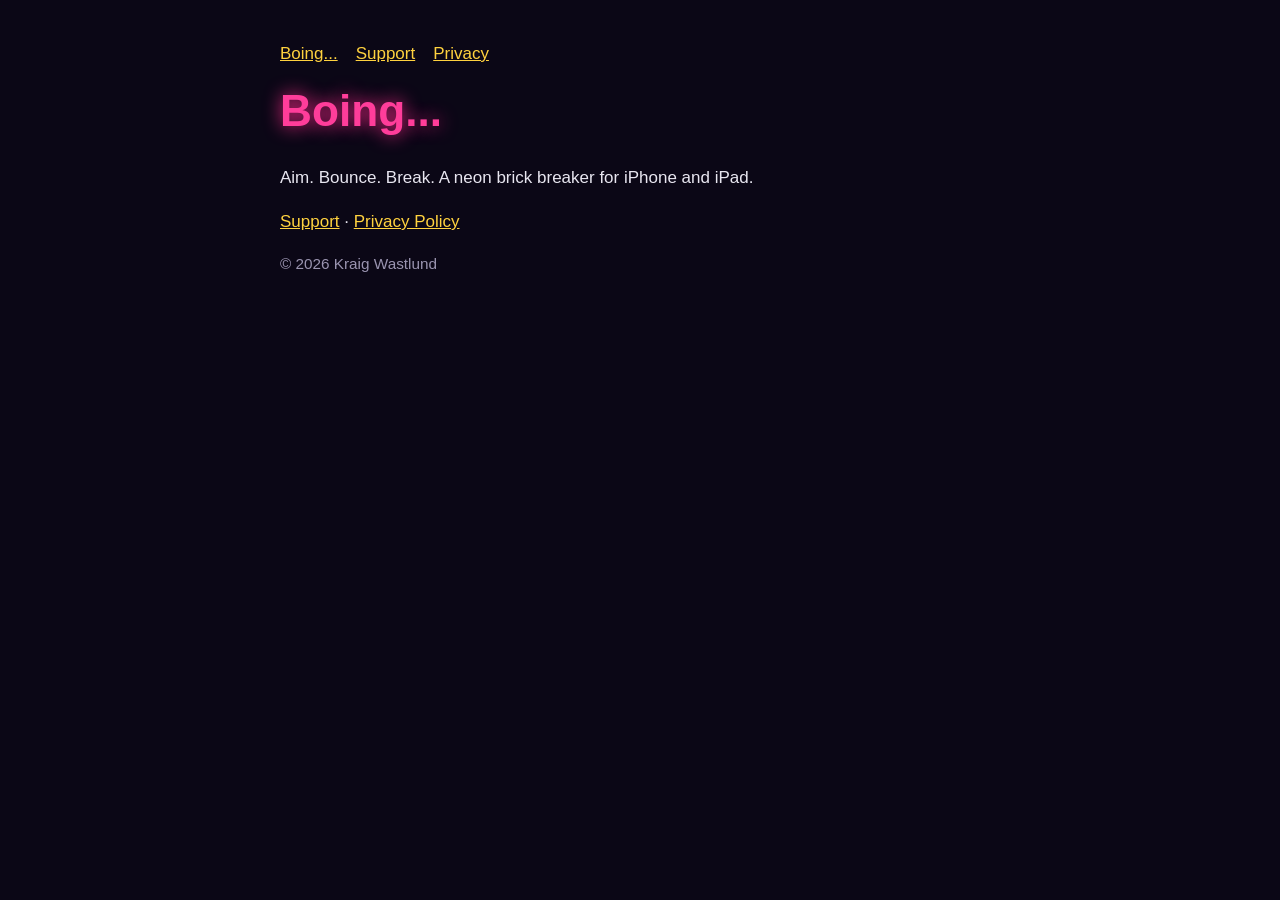
<file: index.html>
<!doctype html><html lang="en"><head><meta charset="utf-8"><meta name="viewport" content="width=device-width,initial-scale=1"><title>Boing...</title><link rel="stylesheet" href="style.css"></head><body><main><nav><a href="index.html">Boing...</a><a href="support.html">Support</a><a href="privacy.html">Privacy</a></nav>
<h1>Boing...</h1>
<p>Aim. Bounce. Break. A neon brick breaker for iPhone and iPad.</p>
<p><a href="support.html">Support</a> &middot; <a href="privacy.html">Privacy Policy</a></p>
<p class="muted">&copy; 2026 Kraig Wastlund</p>
</main></body></html>
</file>
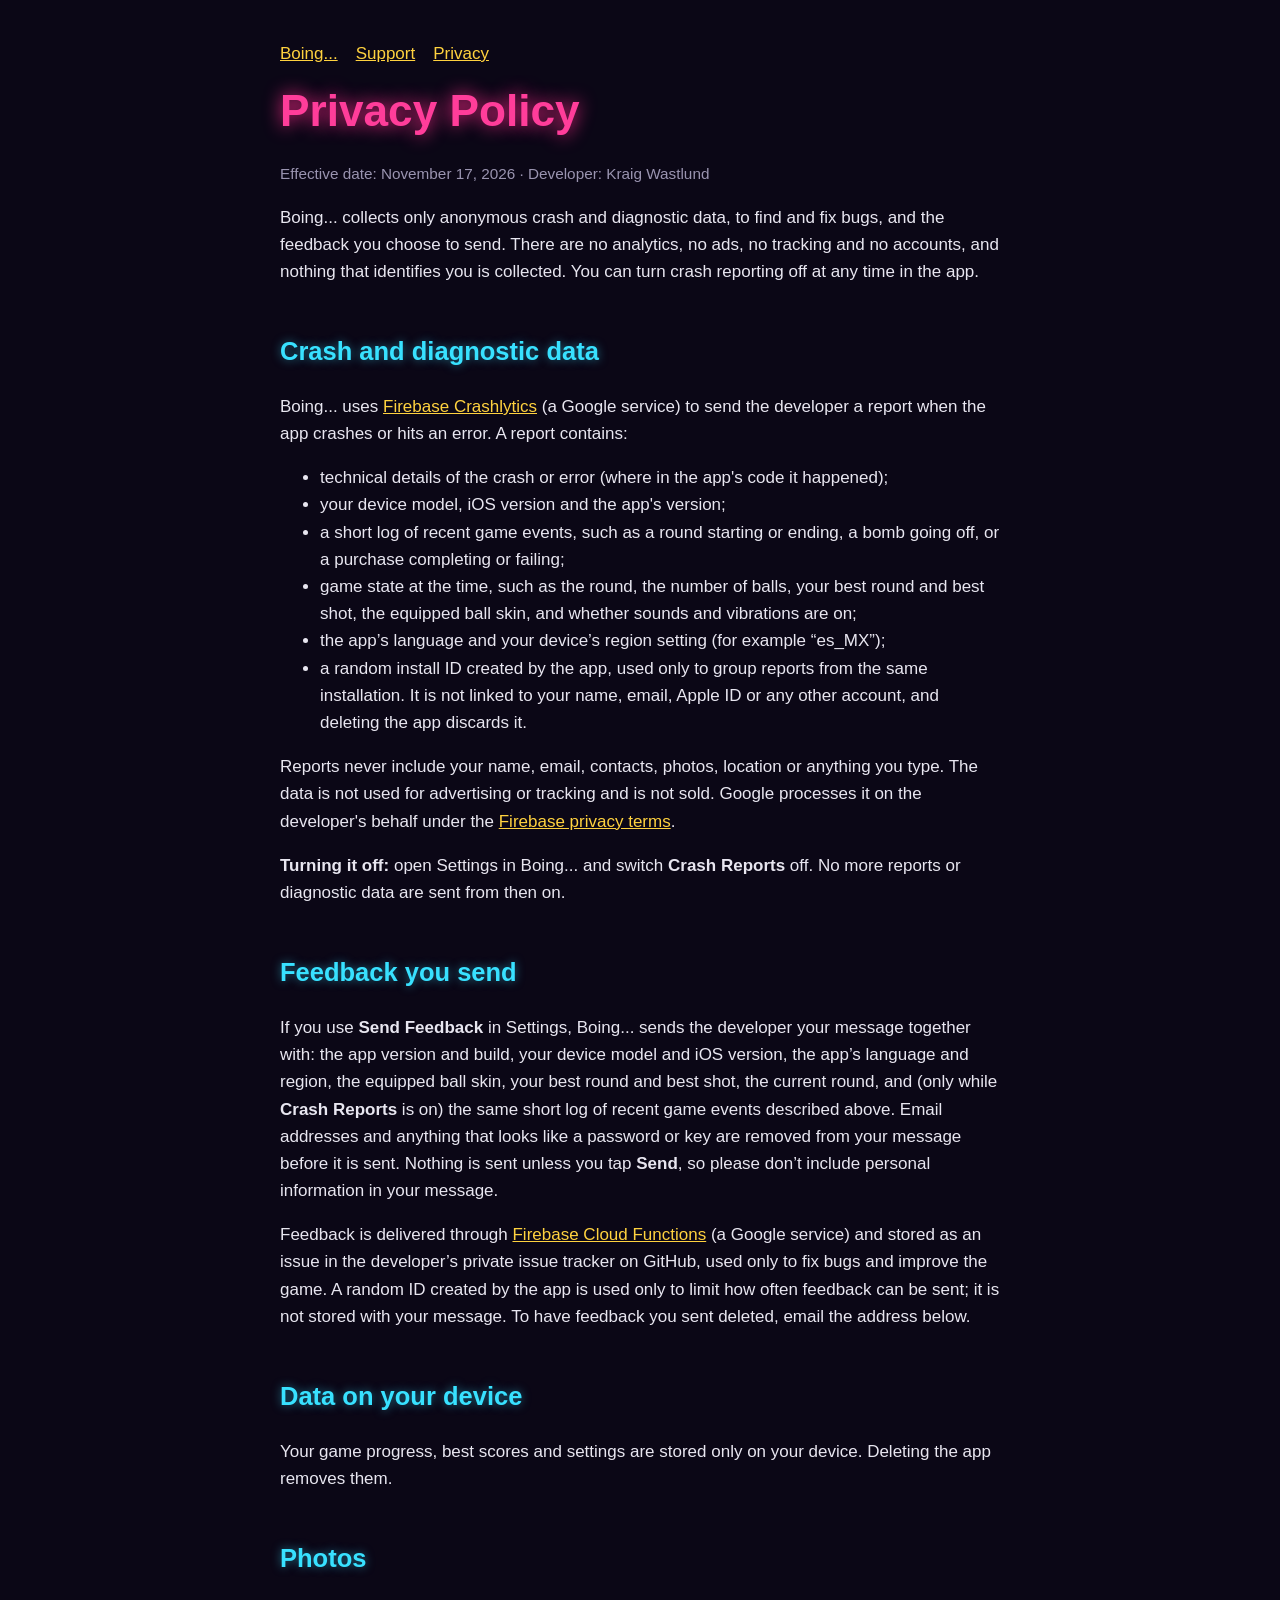
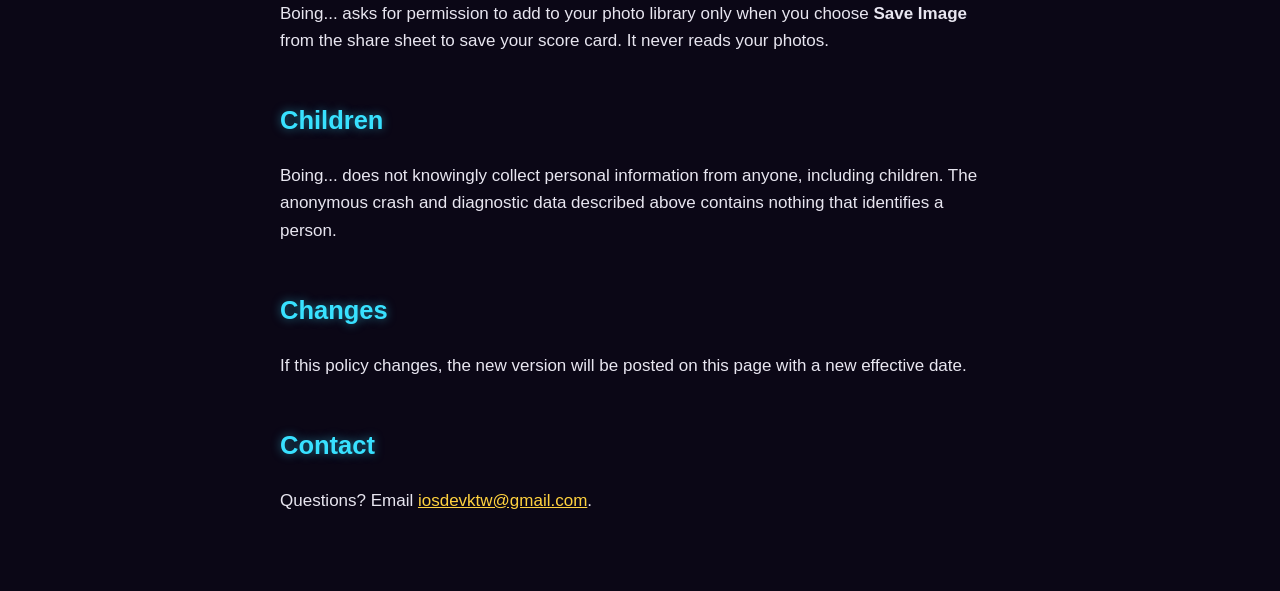
<file: privacy.html>
<!doctype html><html lang="en"><head><meta charset="utf-8"><meta name="viewport" content="width=device-width,initial-scale=1"><title>Boing... | Privacy Policy</title><link rel="stylesheet" href="style.css"></head><body><main><nav><a href="index.html">Boing...</a><a href="support.html">Support</a><a href="privacy.html">Privacy</a></nav>
<h1>Privacy Policy</h1>
<p class="muted">Effective date: November 17, 2026 &middot; Developer: Kraig Wastlund</p>
<p>Boing... collects only anonymous crash and diagnostic data, to find and fix bugs, and the feedback you choose to send. There are no analytics, no ads, no tracking and no accounts, and nothing that identifies you is collected. You can turn crash reporting off at any time in the app.</p>
<h2>Crash and diagnostic data</h2>
<p>Boing... uses <a href="https://firebase.google.com/products/crashlytics">Firebase Crashlytics</a> (a Google service) to send the developer a report when the app crashes or hits an error. A report contains:</p>
<ul>
<li>technical details of the crash or error (where in the app's code it happened);</li>
<li>your device model, iOS version and the app's version;</li>
<li>a short log of recent game events, such as a round starting or ending, a bomb going off, or a purchase completing or failing;</li>
<li>game state at the time, such as the round, the number of balls, your best round and best shot, the equipped ball skin, and whether sounds and vibrations are on;</li>
<li>the app&rsquo;s language and your device&rsquo;s region setting (for example &ldquo;es_MX&rdquo;);</li>
<li>a random install ID created by the app, used only to group reports from the same installation. It is not linked to your name, email, Apple ID or any other account, and deleting the app discards it.</li>
</ul>
<p>Reports never include your name, email, contacts, photos, location or anything you type. The data is not used for advertising or tracking and is not sold. Google processes it on the developer's behalf under the <a href="https://firebase.google.com/support/privacy">Firebase privacy terms</a>.</p>
<p><b>Turning it off:</b> open Settings in Boing... and switch <b>Crash Reports</b> off. No more reports or diagnostic data are sent from then on.</p>
<h2>Feedback you send</h2>
<p>If you use <b>Send Feedback</b> in Settings, Boing... sends the developer your message together with: the app version and build, your device model and iOS version, the app&rsquo;s language and region, the equipped ball skin, your best round and best shot, the current round, and (only while <b>Crash Reports</b> is on) the same short log of recent game events described above. Email addresses and anything that looks like a password or key are removed from your message before it is sent. Nothing is sent unless you tap <b>Send</b>, so please don&rsquo;t include personal information in your message.</p>
<p>Feedback is delivered through <a href="https://firebase.google.com/products/functions">Firebase Cloud Functions</a> (a Google service) and stored as an issue in the developer&rsquo;s private issue tracker on GitHub, used only to fix bugs and improve the game. A random ID created by the app is used only to limit how often feedback can be sent; it is not stored with your message. To have feedback you sent deleted, email the address below.</p>
<h2>Data on your device</h2>
<p>Your game progress, best scores and settings are stored only on your device. Deleting the app removes them.</p>
<h2>Photos</h2>
<p>Boing... asks for permission to add to your photo library only when you choose <b>Save Image</b> from the share sheet to save your score card. It never reads your photos.</p>
<h2>Children</h2>
<p>Boing... does not knowingly collect personal information from anyone, including children. The anonymous crash and diagnostic data described above contains nothing that identifies a person.</p>
<h2>Changes</h2>
<p>If this policy changes, the new version will be posted on this page with a new effective date.</p>
<h2>Contact</h2>
<p>Questions? Email <a href="mailto:iosdevktw@gmail.com">iosdevktw@gmail.com</a>.</p>
</main></body></html>
</file>
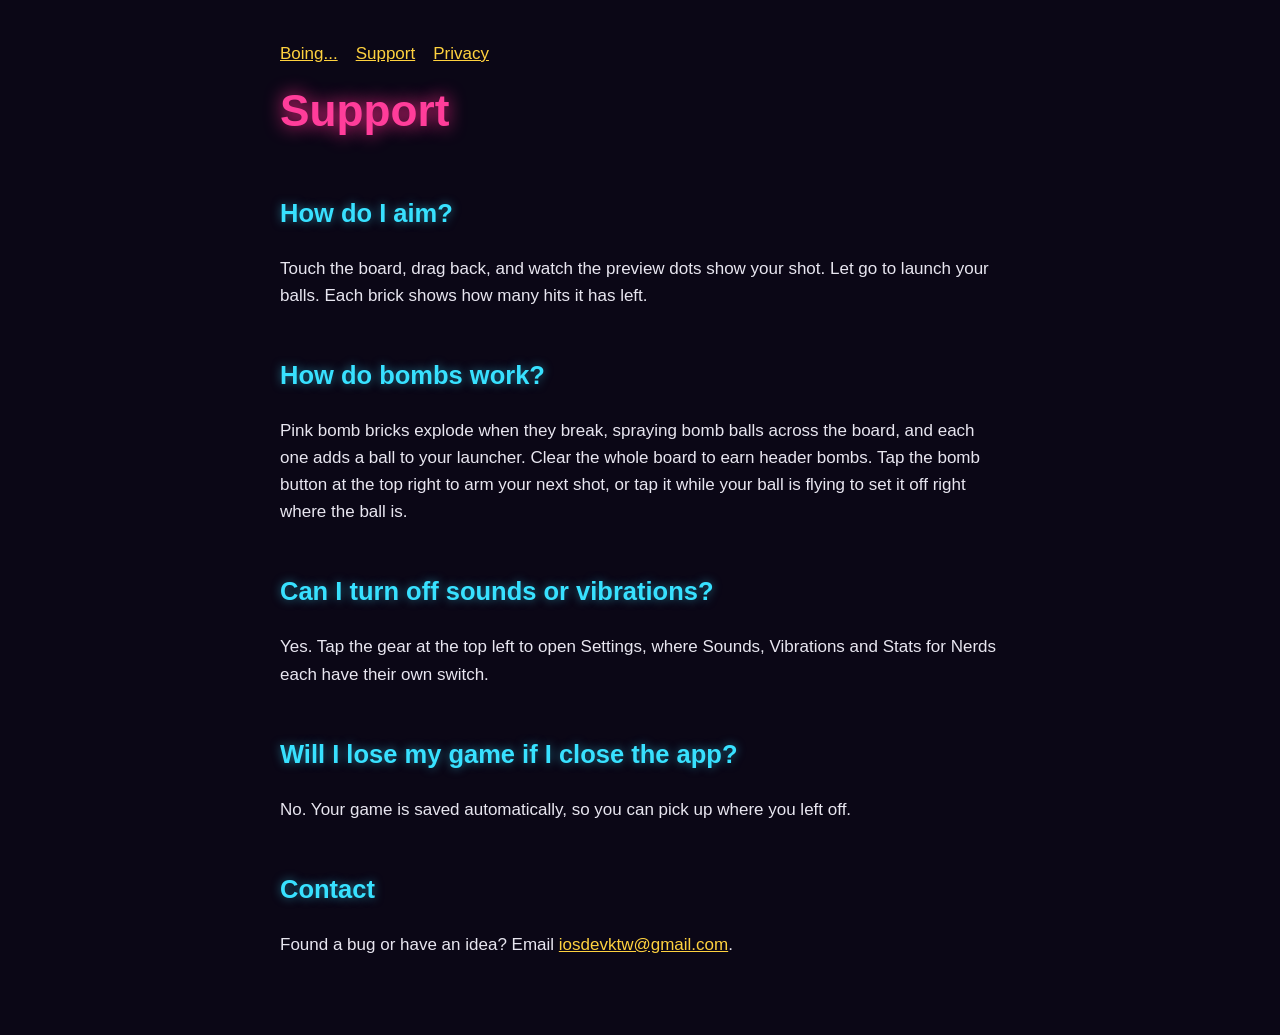
<file: support.html>
<!doctype html><html lang="en"><head><meta charset="utf-8"><meta name="viewport" content="width=device-width,initial-scale=1"><title>Boing... | Support</title><link rel="stylesheet" href="style.css"></head><body><main><nav><a href="index.html">Boing...</a><a href="support.html">Support</a><a href="privacy.html">Privacy</a></nav>
<h1>Support</h1>
<h2>How do I aim?</h2>
<p>Touch the board, drag back, and watch the preview dots show your shot. Let go to launch your balls. Each brick shows how many hits it has left.</p>
<h2>How do bombs work?</h2>
<p>Pink bomb bricks explode when they break, spraying bomb balls across the board, and each one adds a ball to your launcher. Clear the whole board to earn header bombs. Tap the bomb button at the top right to arm your next shot, or tap it while your ball is flying to set it off right where the ball is.</p>
<h2>Can I turn off sounds or vibrations?</h2>
<p>Yes. Tap the gear at the top left to open Settings, where Sounds, Vibrations and Stats for Nerds each have their own switch.</p>
<h2>Will I lose my game if I close the app?</h2>
<p>No. Your game is saved automatically, so you can pick up where you left off.</p>
<h2>Contact</h2>
<p>Found a bug or have an idea? Email <a href="mailto:iosdevktw@gmail.com">iosdevktw@gmail.com</a>.</p>
</main></body></html>
</file>
<file: style.css>
body{margin:0;background:#0b0716;color:#e8e6f0;font:17px/1.6 -apple-system,BlinkMacSystemFont,"Segoe UI",Roboto,sans-serif}
main{max-width:720px;margin:0 auto;padding:40px 22px 60px}
h1{font-size:2.6em;margin:.2em 0;color:#ff3d9a;text-shadow:0 0 18px #ff2a8a}
h2{color:#38e1ff;text-shadow:0 0 10px rgba(56,225,255,.5);margin-top:1.8em}
a{color:#ffd23f}nav a{margin-right:18px}.muted{color:#9a94b0;font-size:.9em}
</file>
